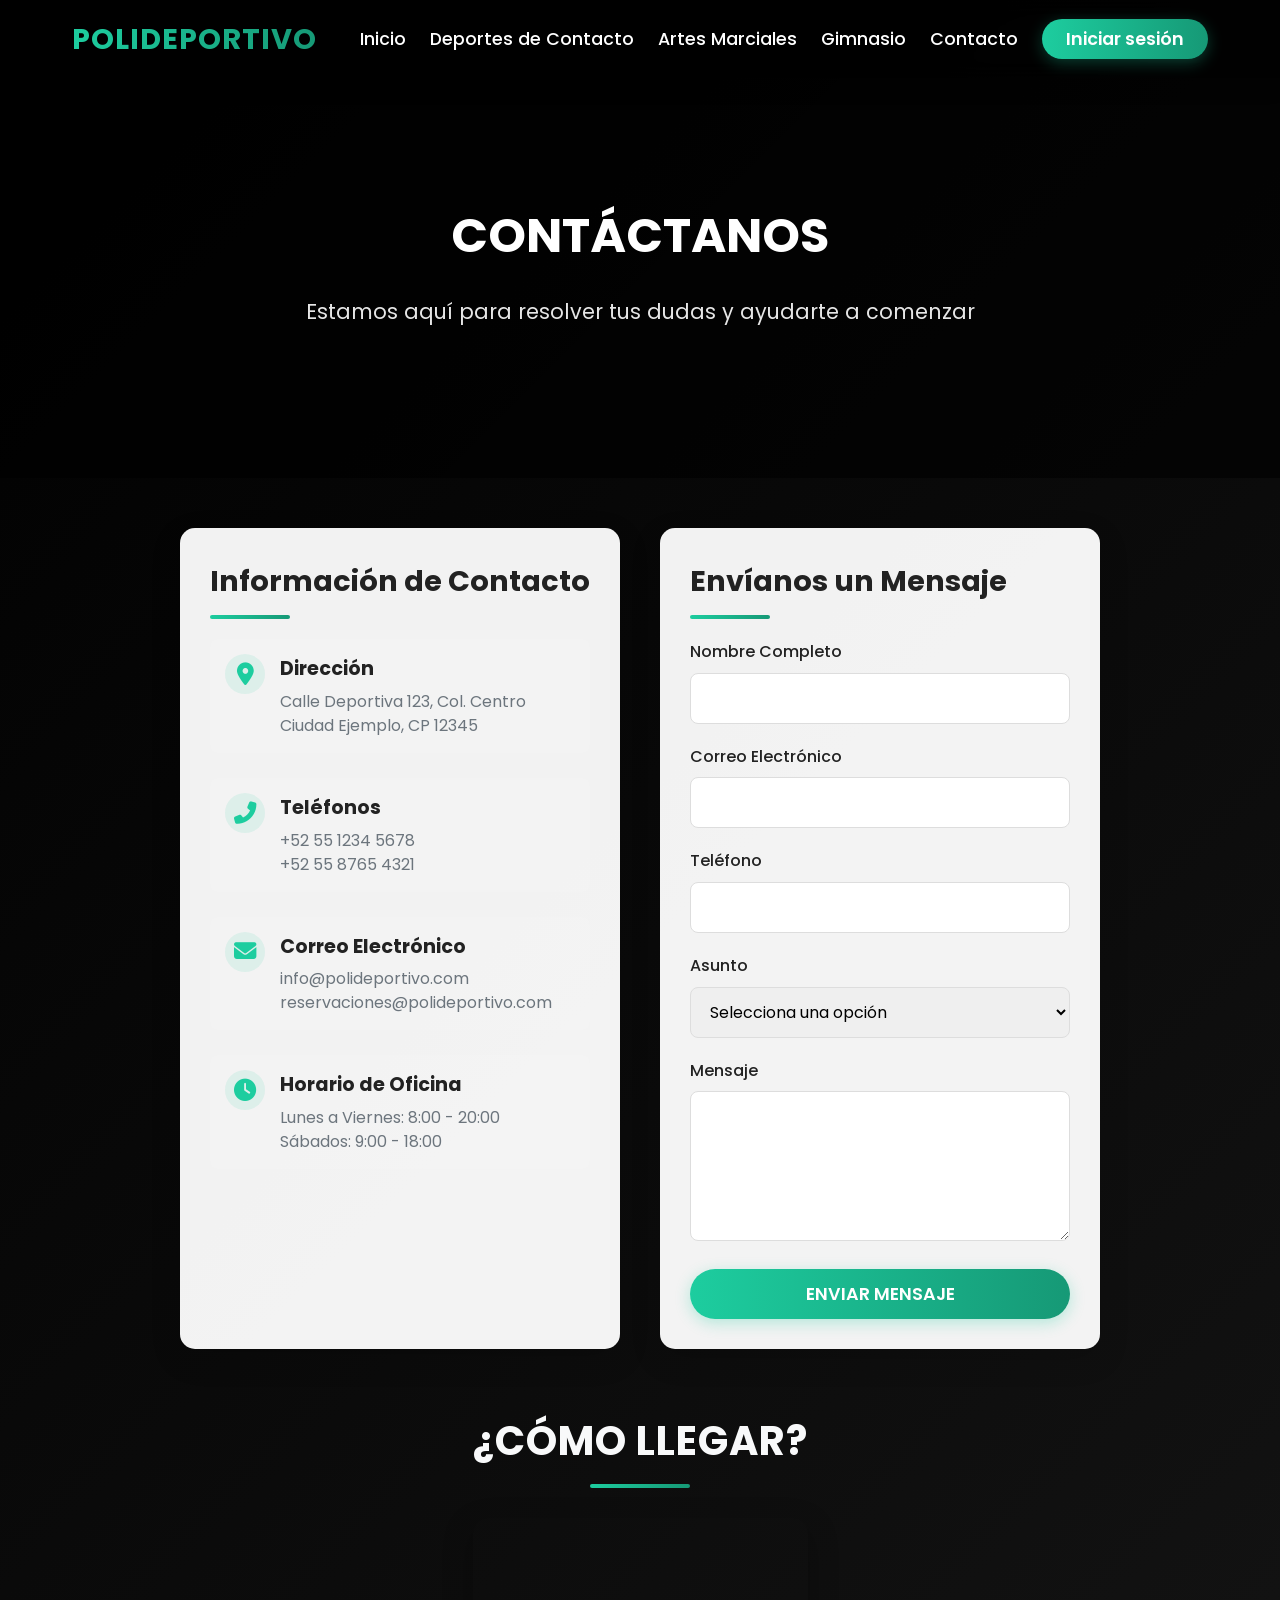
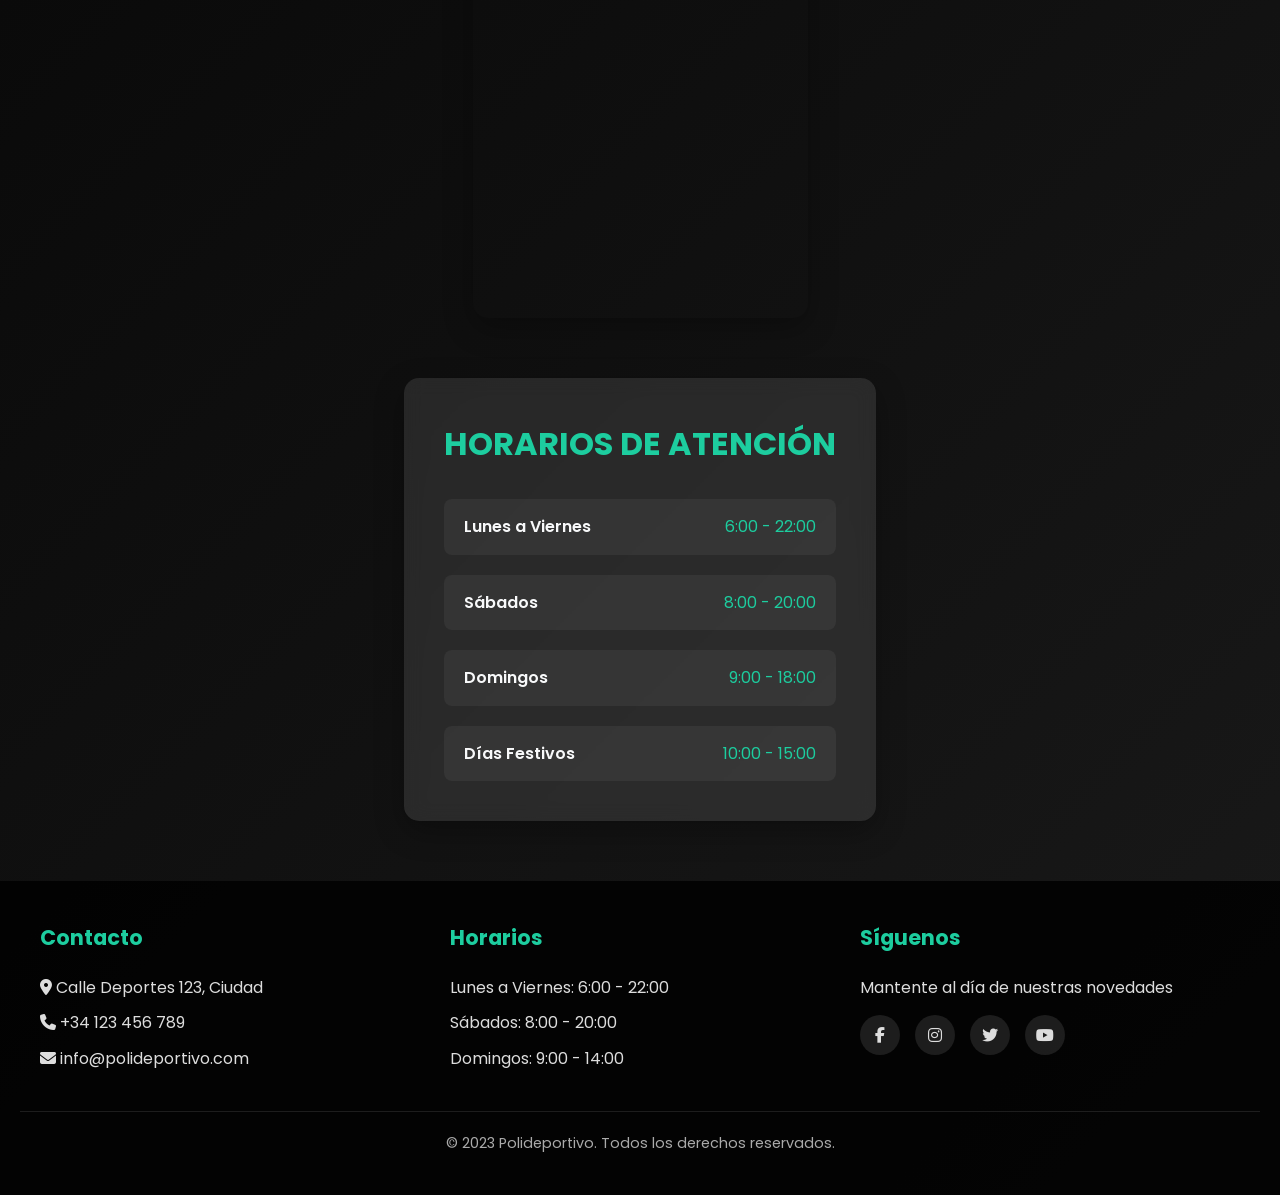
<file: nuevo/contacto.html>
<!DOCTYPE html>
<html lang="es">
<head>
    <meta charset="UTF-8">
    <meta name="viewport" content="width=device-width, initial-scale=1.0">
    <title>PoliDeportivo | Contacto</title>
    <link rel="stylesheet" href="https://cdnjs.cloudflare.com/ajax/libs/font-awesome/6.4.0/css/all.min.css">
    <link href="https://fonts.googleapis.com/css2?family=Poppins:wght@300;400;600;700&display=swap" rel="stylesheet">
    <style>
        /* RESET Y ESTILOS BASE */
        * {
            margin: 0;
            padding: 0;
            box-sizing: border-box;
            font-family: 'Poppins', 'Segoe UI', Tahoma, Geneva, Verdana, sans-serif;
        }

        :root {
            --primary: #1DCD9F;
            --primary-dark: #169976;
            --secondary: #ff5e14;
            --dark: #222;
            --light: #f8f9fa;
            --gray: #6c757d;
            --card-bg: rgba(255, 255, 255, 0.95);
        }

        body {
            background: linear-gradient(135deg, #000000, #222222, #1DCD9F, #169976);
            background-size: 400% 400%;
            animation: gradientBG 15s ease infinite;
            min-height: 100vh;
            display: flex;
            flex-direction: column;
            color: var(--light);
            line-height: 1.6;
        }

        @keyframes gradientBG {
            0% { background-position: 0% 50%; }
            50% { background-position: 100% 50%; }
            100% { background-position: 0% 50%; }
        }

        /* HEADER Y NAVEGACIÓN */
        header {
            background: rgba(0, 0, 0, 0.85);
            box-shadow: 0 4px 20px rgba(0, 0, 0, 0.3);
            position: sticky;
            top: 0;
            z-index: 1000;
            backdrop-filter: blur(10px);
            -webkit-backdrop-filter: blur(10px);
        }

        nav {
            display: flex;
            justify-content: space-between;
            align-items: center;
            max-width: 1200px;
            margin: 0 auto;
            padding: 1rem 2rem;
        }

        .logo {
            font-size: 1.8rem;
            font-weight: 700;
            color: #fff;
            text-transform: uppercase;
            letter-spacing: 1px;
            background: linear-gradient(to right, var(--primary), var(--primary-dark));
            -webkit-background-clip: text;
            background-clip: text;
            color: transparent;
            transition: all 0.3s ease;
        }

        .logo:hover {
            transform: scale(1.05);
            text-shadow: 0 0 10px rgba(255, 255, 255, 0.3);
        }

        .nav-links {
            display: flex;
            list-style: none;
            gap: 1.5rem;
        }

        .nav-links li a {
            color: #fff;
            text-decoration: none;
            font-size: 1.1rem;
            font-weight: 500;
            position: relative;
            padding: 0.5rem 0;
            transition: all 0.3s ease;
        }

        .nav-links li a:hover {
            color: var(--primary);
        }

        .nav-links li a::after {
            content: '';
            position: absolute;
            bottom: 0;
            left: 0;
            width: 0;
            height: 2px;
            background: linear-gradient(to right, var(--primary), var(--primary-dark));
            transition: width 0.3s ease;
        }

        .nav-links li a:hover::after {
            width: 100%;
        }

        #register-btn {
            background: linear-gradient(to right, var(--primary), var(--primary-dark));
            color: white;
            padding: 0.5rem 1.5rem;
            border-radius: 50px;
            font-weight: 600;
            transition: all 0.3s ease;
            box-shadow: 0 4px 15px rgba(29, 205, 159, 0.3);
        }

        #register-btn:hover {
            transform: translateY(-3px);
            box-shadow: 0 6px 20px rgba(29, 205, 159, 0.4);
            color: #fff;
        }

        #register-btn::after {
            display: none;
        }

        .burger {
            display: none;
            cursor: pointer;
        }

        .burger div {
            width: 25px;
            height: 3px;
            background: #fff;
            margin: 5px;
            transition: all 0.3s ease;
        }

        /* SECCIÓN HERO */
        .hero-contact {
            background: linear-gradient(135deg, rgba(0, 0, 0, 0.8), rgba(0, 0, 0, 0.6)), url('https://images.unsplash.com/photo-1571902943202-507ec2618e8f?ixlib=rb-4.0.3&ixid=M3wxMjA3fDB8MHxwaG90by1wYWdlfHx8fGVufDB8fHx8fA%3D%3D&auto=format&fit=crop&w=1920&q=80');
            background-size: cover;
            background-position: center;
            color: white;
            text-align: center;
            padding: 120px 20px;
            margin-bottom: 50px;
        }
        
        .hero-contact h1 {
            font-size: 3rem;
            margin-bottom: 20px;
            animation: fadeIn 1.5s ease-in-out;
        }
        
        .hero-contact p {
            font-size: 1.3rem;
            margin-bottom: 30px;
            opacity: 0.9;
        }
        
        .btn {
            display: inline-block;
            padding: 0.8rem 2rem;
            background: linear-gradient(to right, #000000, #222222, var(--primary), var(--primary-dark));
            color: white;
            border: none;
            border-radius: 50px;
            font-size: 1rem;
            font-weight: 600;
            cursor: pointer;
            transition: all 0.3s ease;
            text-decoration: none;
            box-shadow: 0 4px 15px rgba(29, 205, 159, 0.3);
        }
        
        .btn:hover {
            transform: translateY(-3px);
            box-shadow: 0 6px 20px rgba(29, 205, 159, 0.4);
        }

        /* CONTENEDOR DE CONTACTO */
        .contact-container {
            display: grid;
            grid-template-columns: repeat(auto-fit, minmax(400px, 1fr));
            gap: 40px;
            max-width: 1200px;
            margin: 0 auto;
            padding: 0 20px 60px;
        }
        
        .contact-info, .contact-form {
            background: var(--card-bg);
            border-radius: 15px;
            padding: 30px;
            box-shadow: 0 10px 30px rgba(0, 0, 0, 0.15);
            transition: transform 0.3s, box-shadow 0.3s;
        }
        
        .contact-info:hover, .contact-form:hover {
            transform: translateY(-10px);
            box-shadow: 0 15px 30px rgba(0, 0, 0, 0.2);
        }
        
        .contact-info h2, .contact-form h2 {
            font-size: 1.8rem;
            margin-bottom: 20px;
            color: var(--dark);
            position: relative;
            padding-bottom: 15px;
        }
        
        .contact-info h2::after, .contact-form h2::after {
            content: '';
            position: absolute;
            bottom: 0;
            left: 0;
            width: 80px;
            height: 4px;
            background: linear-gradient(to right, var(--primary), var(--primary-dark));
            border-radius: 2px;
        }
        
        .contact-item {
            display: flex;
            align-items: flex-start;
            margin-bottom: 25px;
            padding: 15px;
            background: rgba(255, 255, 255, 0.05);
            border-radius: 8px;
            transition: background 0.3s ease;
        }
        
        .contact-item:hover {
            background: rgba(29, 205, 159, 0.1);
        }
        
        .contact-icon {
            font-size: 1.4rem;
            color: var(--primary);
            margin-right: 15px;
            width: 40px;
            height: 40px;
            background: rgba(29, 205, 159, 0.1);
            border-radius: 50%;
            display: flex;
            align-items: center;
            justify-content: center;
        }
        
        .contact-text h3 {
            font-size: 1.2rem;
            color: var(--dark);
            margin-bottom: 5px;
        }
        
        .contact-text p {
            color: var(--gray);
            line-height: 1.5;
        }
        
        /* FORMULARIO */
        .form-group {
            margin-bottom: 20px;
        }
        
        .form-group label {
            display: block;
            margin-bottom: 8px;
            color: var(--dark);
            font-weight: 500;
        }
        
        .form-group input, 
        .form-group select, 
        .form-group textarea {
            width: 100%;
            padding: 12px 15px;
            border: 1px solid #ddd;
            border-radius: 8px;
            font-size: 1rem;
            transition: border-color 0.3s;
        }
        
        .form-group input:focus, 
        .form-group select:focus, 
        .form-group textarea:focus {
            border-color: var(--primary);
            outline: none;
            box-shadow: 0 0 0 3px rgba(29, 205, 159, 0.2);
        }
        
        .form-group textarea {
            min-height: 150px;
            resize: vertical;
        }
        
        .btn-submit {
            background: linear-gradient(to right, var(--primary), var(--primary-dark));
            color: white;
            border: none;
            border-radius: 50px;
            padding: 12px 30px;
            font-size: 1.1rem;
            font-weight: 600;
            cursor: pointer;
            transition: all 0.3s ease;
            display: block;
            width: 100%;
            box-shadow: 0 4px 15px rgba(29, 205, 159, 0.3);
        }
        
        .btn-submit:hover {
            transform: translateY(-3px);
            box-shadow: 0 6px 20px rgba(29, 205, 159, 0.4);
        }
        
        /* MAPA */
        .map-section {
            max-width: 1200px;
            margin: 0 auto 60px;
            padding: 0 20px;
            text-align: center;
        }
        
        .map-section h2 {
            font-size: 2.5rem;
            margin-bottom: 30px;
            color: var(--light);
            text-transform: uppercase;
            letter-spacing: 1px;
            position: relative;
            padding-bottom: 15px;
        }
        
        .map-section h2::after {
            content: '';
            position: absolute;
            bottom: 0;
            left: 50%;
            transform: translateX(-50%);
            width: 100px;
            height: 4px;
            background: linear-gradient(to right, var(--primary), var(--primary-dark));
            border-radius: 2px;
        }
        
        .map-frame {
            border-radius: 15px;
            overflow: hidden;
            box-shadow: 0 10px 30px rgba(0, 0, 0, 0.3);
            height: 400px;
            transition: transform 0.3s ease, box-shadow 0.3s ease;
        }
        
        .map-frame:hover {
            transform: translateY(-5px);
            box-shadow: 0 15px 40px rgba(0, 0, 0, 0.4);
        }
        
        .map-frame iframe {
            width: 100%;
            height: 100%;
            border: none;
        }
        
        /* HORARIOS */
        .schedule-contact {
            background: rgba(255, 255, 255, 0.1);
            backdrop-filter: blur(10px);
            border-radius: 15px;
            max-width: 1200px;
            margin: 0 auto 60px;
            padding: 40px;
            box-shadow: 0 10px 30px rgba(0, 0, 0, 0.3);
            transition: transform 0.3s ease;
        }
        
        .schedule-contact:hover {
            transform: translateY(-5px);
        }
        
        .schedule-contact h2 {
            font-size: 2rem;
            margin-bottom: 30px;
            color: var(--primary);
            text-align: center;
        }
        
        .schedule-box {
            display: grid;
            grid-template-columns: repeat(auto-fit, minmax(250px, 1fr));
            gap: 20px;
        }
        
        .schedule-item {
            display: flex;
            justify-content: space-between;
            padding: 15px 20px;
            background: rgba(255, 255, 255, 0.05);
            border-radius: 8px;
            transition: background 0.3s ease;
        }
        
        .schedule-item:hover {
            background: rgba(29, 205, 159, 0.15);
        }
        
        .schedule-item span:first-child {
            font-weight: 600;
            color: var(--light);
        }
        
        .schedule-item span:last-child {
            color: var(--primary);
        }
        
        /* FOOTER */
        footer {
            background: rgba(0, 0, 0, 0.85);
            color: #fff;
            padding: 40px 20px;
            text-align: center;
            margin-top: auto;
        }
        
        .footer-content {
            max-width: 1200px;
            margin: 0 auto;
            display: grid;
            grid-template-columns: repeat(auto-fit, minmax(250px, 1fr));
            gap: 30px;
            text-align: left;
        }
        
        .footer-section h3 {
            color: var(--primary);
            margin-bottom: 20px;
            font-size: 1.3rem;
        }
        
        .footer-section p, .footer-section a {
            color: #ddd;
            margin-bottom: 10px;
            display: block;
            text-decoration: none;
            transition: color 0.3s;
        }
        
        .footer-section a:hover {
            color: var(--primary);
        }
        
        .social-links {
            display: flex;
            gap: 15px;
            margin-top: 15px;
        }
        
        .social-links a {
            background: rgba(255, 255, 255, 0.1);
            width: 40px;
            height: 40px;
            border-radius: 50%;
            display: flex;
            align-items: center;
            justify-content: center;
            transition: background 0.3s;
        }
        
        .social-links a:hover {
            background: var(--primary);
        }
        
        .copyright {
            margin-top: 30px;
            padding-top: 20px;
            border-top: 1px solid rgba(255, 255, 255, 0.1);
            color: #aaa;
            font-size: 0.9rem;
        }
        
        /* RESPONSIVE */
        @media screen and (max-width: 900px) {
            .contact-container {
                grid-template-columns: 1fr;
            }
            
            .map-frame {
                height: 300px;
            }
        }
        
        @media screen and (max-width: 768px) {
            .nav-links {
                position: absolute;
                right: 0;
                top: 70px;
                background: rgba(0, 0, 0, 0.9);
                height: calc(100vh - 70px);
                width: 60%;
                flex-direction: column;
                align-items: center;
                padding: 2rem 0;
                transform: translateX(100%);
                transition: transform 0.5s ease-in;
            }

            .nav-links.active {
                transform: translateX(0);
            }

            .burger {
                display: block;
            }
            
            .hero-contact h1 {
                font-size: 2.2rem;
            }
            
            .hero-contact p {
                font-size: 1.1rem;
            }
            
            .map-section h2 {
                font-size: 2rem;
            }
            
            .schedule-contact {
                padding: 30px 20px;
            }
        }
        
        /* ANIMACIONES */
        @keyframes fadeIn {
            from { opacity: 0; }
            to { opacity: 1; }
        }
        
        @keyframes slideDown {
            from {
                transform: translateY(-50px);
                opacity: 0;
            }
            to {
                transform: translateY(0);
                opacity: 1;
            }
        }
        
        .fade-in {
            animation: fadeIn 1s ease-in-out;
        }
    </style>
</head>
<body>
    <header>
        <nav>
            <div class="logo">PoliDeportivo</div>
            <ul class="nav-links">
                <li><a href="index.html">Inicio</a></li>
                <li><a href="DeporteC.html">Deportes de Contacto</a></li>
                <li><a href="arteM.html">Artes Marciales</a></li>
                <li><a href="gimnasio.html">Gimnasio</a></li>
                
                <li><a href="contacto.html" class="active">Contacto</a></li>
                <li><a href="sistema/login.php" id="register-btn">Iniciar sesión</a></li>
            </ul>
            <div class="burger">
                <div class="line1"></div>
                <div class="line2"></div>
                <div class="line3"></div>
            </div>
        </nav>
    </header>
    
    <section class="hero-contact">
        <h1>CONTÁCTANOS</h1>
        <p>Estamos aquí para resolver tus dudas y ayudarte a comenzar</p>
    </section>
    
    <div class="contact-container">
        <div class="contact-info fade-in">
            <h2>Información de Contacto</h2>
            
            <div class="contact-item">
                <div class="contact-icon">
                    <i class="fas fa-map-marker-alt"></i>
                </div>
                <div class="contact-text">
                    <h3>Dirección</h3>
                    <p>Calle Deportiva 123, Col. Centro<br>Ciudad Ejemplo, CP 12345</p>
                </div>
            </div>
            
            <div class="contact-item">
                <div class="contact-icon">
                    <i class="fas fa-phone-alt"></i>
                </div>
                <div class="contact-text">
                    <h3>Teléfonos</h3>
                    <p>+52 55 1234 5678<br>+52 55 8765 4321</p>
                </div>
            </div>
            
            <div class="contact-item">
                <div class="contact-icon">
                    <i class="fas fa-envelope"></i>
                </div>
                <div class="contact-text">
                    <h3>Correo Electrónico</h3>
                    <p>info@polideportivo.com<br>reservaciones@polideportivo.com</p>
                </div>
            </div>
            
            <div class="contact-item">
                <div class="contact-icon">
                    <i class="fas fa-clock"></i>
                </div>
                <div class="contact-text">
                    <h3>Horario de Oficina</h3>
                    <p>Lunes a Viernes: 8:00 - 20:00<br>Sábados: 9:00 - 18:00</p>
                </div>
            </div>
        </div>
        
        <div class="contact-form fade-in">
            <h2>Envíanos un Mensaje</h2>
            <form id="contactForm">
                <div class="form-group">
                    <label for="name">Nombre Completo</label>
                    <input type="text" id="name" required>
                </div>
                
                <div class="form-group">
                    <label for="email">Correo Electrónico</label>
                    <input type="email" id="email" required>
                </div>
                
                <div class="form-group">
                    <label for="phone">Teléfono</label>
                    <input type="tel" id="phone">
                </div>
                
                <div class="form-group">
                    <label for="subject">Asunto</label>
                    <select id="subject" required>
                        <option value="">Selecciona una opción</option>
                        <option value="info">Información General</option>
                        <option value="membership">Membresías</option>
                        <option value="classes">Clases Específicas</option>
                        <option value="event">Eventos</option>
                        <option value="other">Otro</option>
                    </select>
                </div>
                
                <div class="form-group">
                    <label for="message">Mensaje</label>
                    <textarea id="message" required></textarea>
                </div>
                
                <button type="submit" class="btn-submit">ENVIAR MENSAJE</button>
            </form>
        </div>
    </div>
    
    <section class="map-section">
        <h2>¿CÓMO LLEGAR?</h2>
        <div class="map-frame fade-in">
            <iframe src="https://www.google.com/maps/embed?pb=!1m18!1m12!1m3!1d3762.888953603147!2d-99.1699499845936!3d19.42702074620238!2m3!1f0!2f0!3f0!3m2!1i1024!2i768!4f13.1!3m3!1m2!1s0x85d1ff3762e4b8a5%3A0x1a2d7b83d5b0a3c5!2sEstadio%20Azteca!5e0!3m2!1ses!2smx!4v1620000000000!5m2!1ses!2smx" allowfullscreen="" loading="lazy"></iframe>
        </div>
    </section>
    
    <div class="schedule-contact fade-in">
        <h2>HORARIOS DE ATENCIÓN</h2>
        <div class="schedule-box">
            <div class="schedule-item">
                <span>Lunes a Viernes</span>
                <span>6:00 - 22:00</span>
            </div>
            <div class="schedule-item">
                <span>Sábados</span>
                <span>8:00 - 20:00</span>
            </div>
            <div class="schedule-item">
                <span>Domingos</span>
                <span>9:00 - 18:00</span>
            </div>
            <div class="schedule-item">
                <span>Días Festivos</span>
                <span>10:00 - 15:00</span>
            </div>
        </div>
    </div>
    
    <footer>
        <div class="footer-content">
            <div class="footer-section">
                <h3>Contacto</h3>
                <p><i class="fas fa-map-marker-alt"></i> Calle Deportes 123, Ciudad</p>
                <p><i class="fas fa-phone"></i> +34 123 456 789</p>
                <p><i class="fas fa-envelope"></i> info@polideportivo.com</p>
            </div>
            <div class="footer-section">
                <h3>Horarios</h3>
                <p>Lunes a Viernes: 6:00 - 22:00</p>
                <p>Sábados: 8:00 - 20:00</p>
                <p>Domingos: 9:00 - 14:00</p>
            </div>
            <div class="footer-section">
                <h3>Síguenos</h3>
                <p>Mantente al día de nuestras novedades</p>
                <div class="social-links">
                    <a href="#"><i class="fab fa-facebook-f"></i></a>
                    <a href="#"><i class="fab fa-instagram"></i></a>
                    <a href="#"><i class="fab fa-twitter"></i></a>
                    <a href="#"><i class="fab fa-youtube"></i></a>
                </div>
            </div>
        </div>
        <div class="copyright">
            <p>&copy; 2023 Polideportivo. Todos los derechos reservados.</p>
        </div>
    </footer>
    
    <script>
        document.addEventListener('DOMContentLoaded', function() {
            const burger = document.querySelector('.burger');
            const navLinks = document.querySelector('.nav-links');
            
            burger.addEventListener('click', () => {
                navLinks.classList.toggle('active');
                burger.classList.toggle('toggle');
            });
            
            // Animación de elementos al hacer scroll
            const fadeElements = document.querySelectorAll('.fade-in');
            
            const fadeInOnScroll = () => {
                fadeElements.forEach(element => {
                    const elementTop = element.getBoundingClientRect().top;
                    const windowHeight = window.innerHeight;
                    
                    if (elementTop < windowHeight - 100) {
                        element.style.opacity = 1;
                        element.style.transform = 'translateY(0)';
                    }
                });
            };
            
            // Inicializar elementos con opacidad 0
            fadeElements.forEach(element => {
                element.style.opacity = 0;
                element.style.transform = 'translateY(20px)';
                element.style.transition = 'opacity 0.6s ease, transform 0.6s ease';
            });
            
            // Ejecutar al cargar y al hacer scroll
            fadeInOnScroll();
            window.addEventListener('scroll', fadeInOnScroll);
            
            // Formulario de contacto
            document.getElementById('contactForm').addEventListener('submit', function(e) {
                e.preventDefault();
                alert('¡Gracias por tu mensaje! Nos pondremos en contacto contigo en menos de 24 horas.');
                this.reset();
            });
        });
    </script>
</body>
</html>
</file>
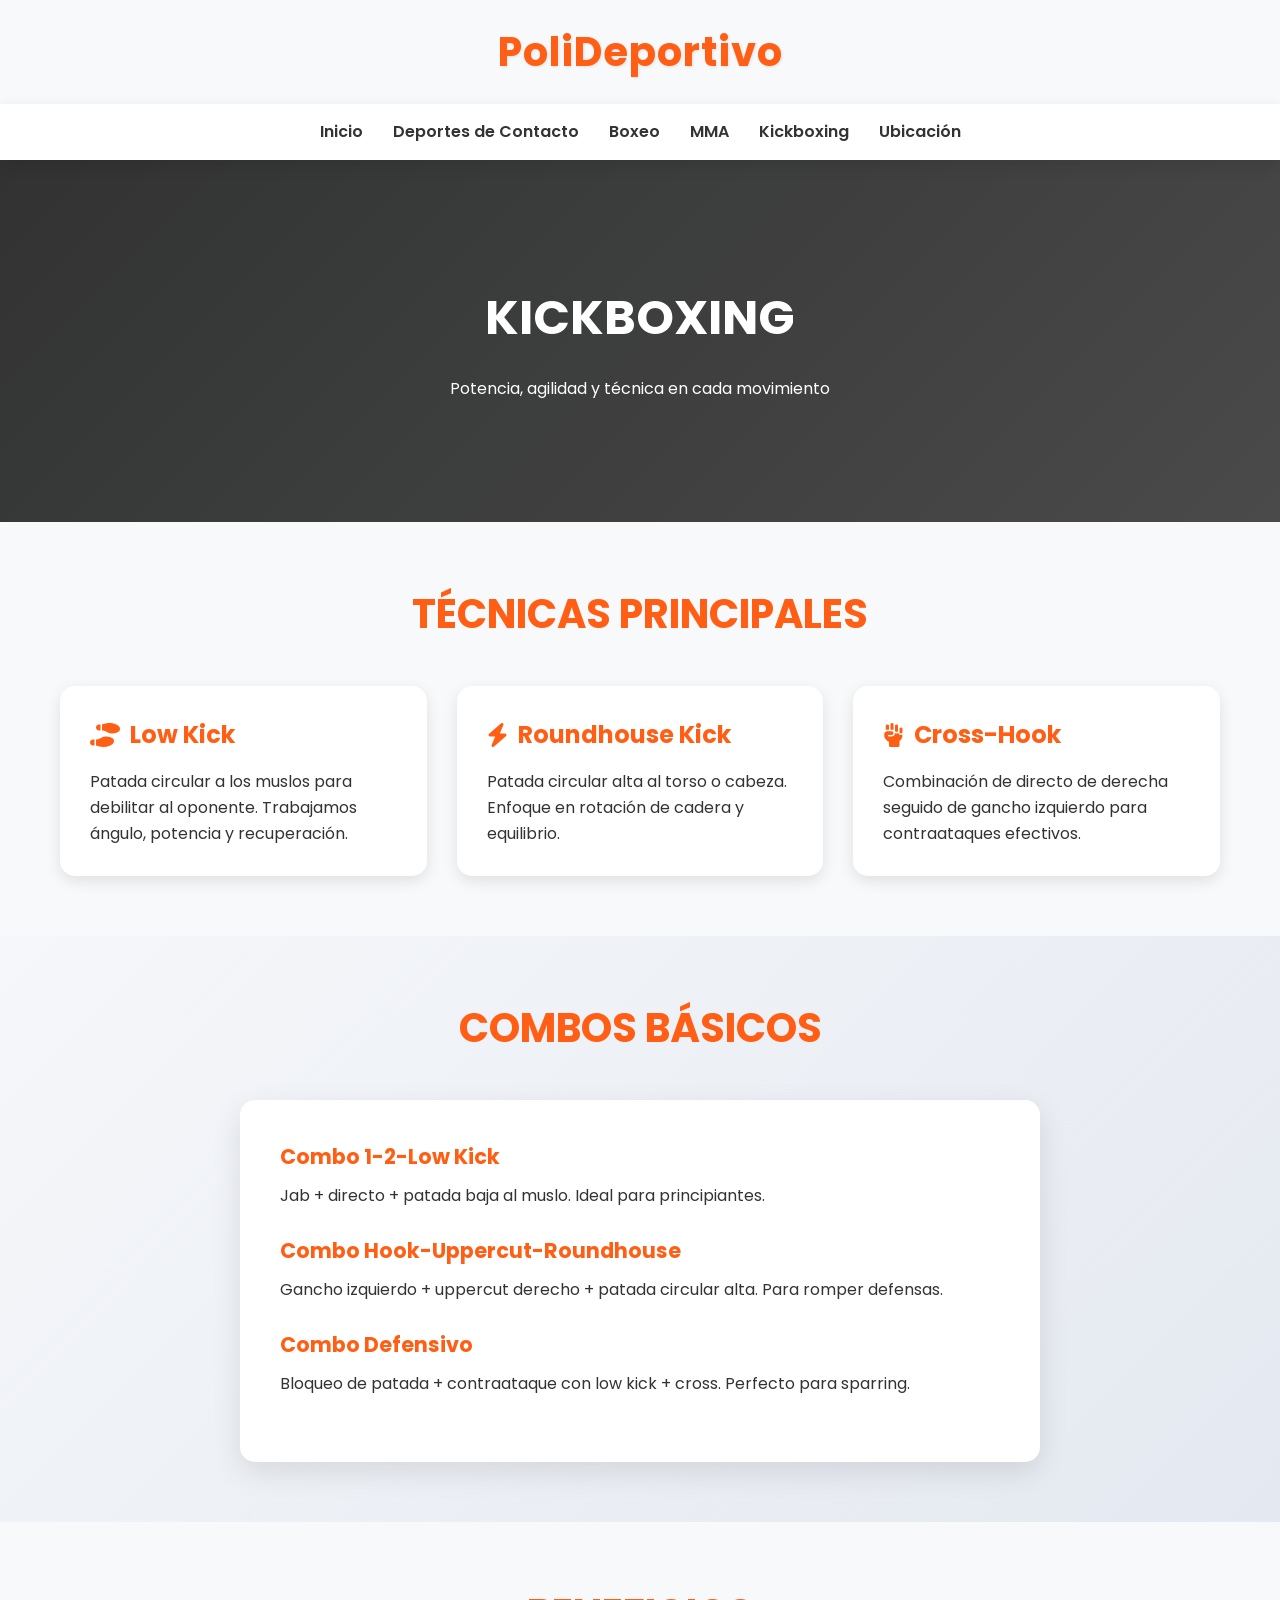
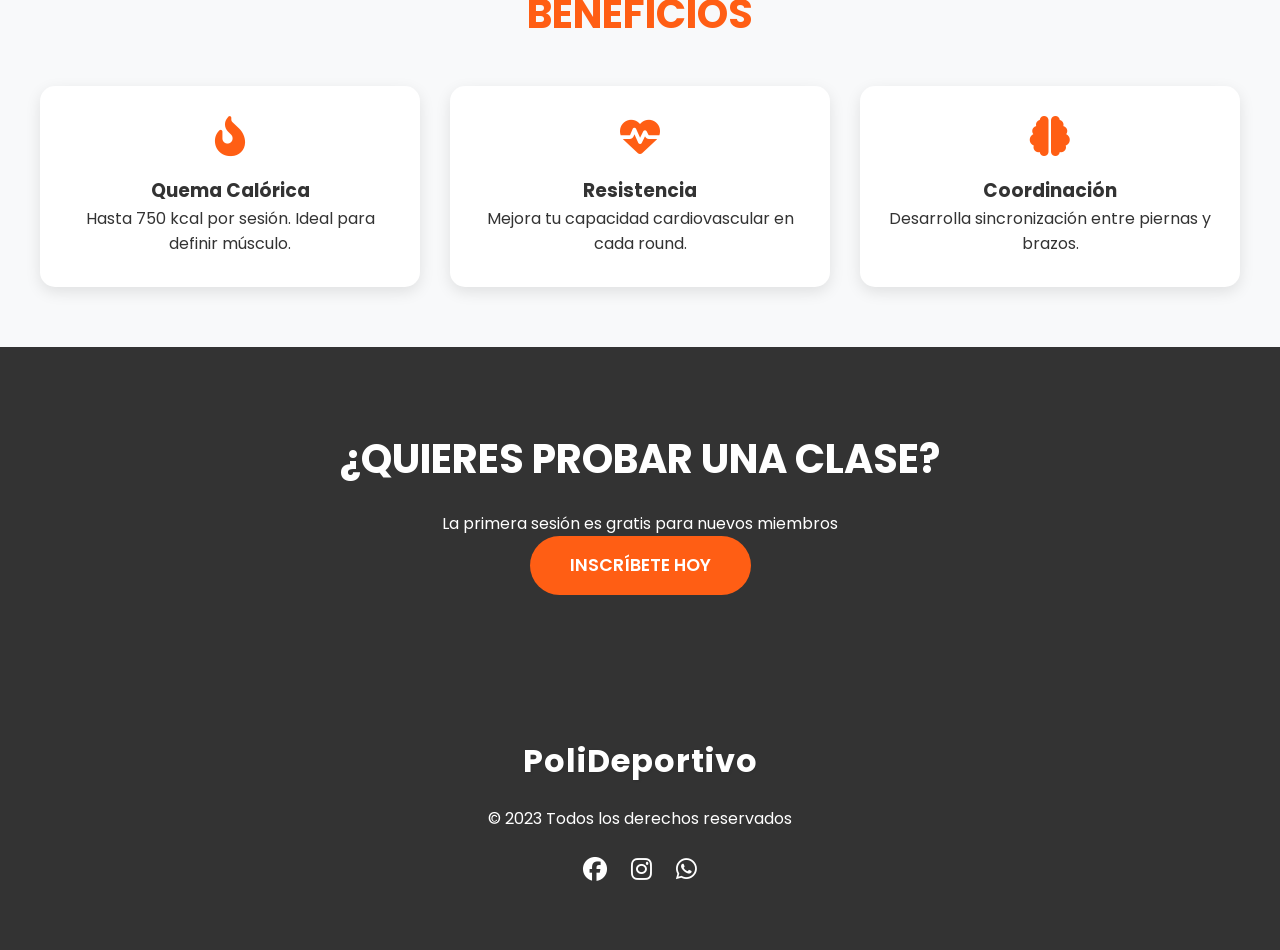
<file: nuevo/Kickboxing.html>
<!DOCTYPE html>
<html lang="es">
<head>
    <meta charset="UTF-8">
    <meta name="viewport" content="width=device-width, initial-scale=1.0">
    <title>PoliDeportivo | Kickboxing</title>
    <link rel="stylesheet" href="https://cdnjs.cloudflare.com/ajax/libs/font-awesome/6.4.0/css/all.min.css">
    <link href="https://fonts.googleapis.com/css2?family=Poppins:wght@300;400;600;700&display=swap" rel="stylesheet">
    <style>
        :root {
            --primary: #ff5e14;
            --primary-dark: #e04a00;
            --dark: #333;
            --light: #f8f9fa;
            --gray: #6c757d;
        }
        
        * {
            margin: 0;
            padding: 0;
            box-sizing: border-box;
        }
        
        body {
            font-family: 'Poppins', sans-serif;
            background-color: var(--light);
            color: var(--dark);
            line-height: 1.6;
        }
        
        
        .logo {
            font-size: 2.5rem;
            font-weight: 700;
            color: var(--primary);
            text-align: center;
            margin: 20px 0;
            letter-spacing: 1px;
            text-shadow: 1px 1px 3px rgba(0, 0, 0, 0.1);
        }
        
       
        nav {
            background-color: white;
            box-shadow: 0 5px 15px rgba(0, 0, 0, 0.1);
            position: sticky;
            top: 0;
            z-index: 100;
        }
        
        .menu {
            display: flex;
            justify-content: center;
            list-style: none;
            padding: 15px 0;
            margin: 0;
            flex-wrap: wrap;
        }
        
        .menu li {
            margin: 0 15px;
        }
        
        .menu a {
            text-decoration: none;
            color: var(--dark);
            font-weight: 600;
            transition: color 0.3s;
        }
        
        .menu a:hover {
            color: var(--primary);
        }
        
        
        .hero-kickboxing {
            background: linear-gradient(135deg, rgba(0, 0, 0, 0.8), rgba(0, 0, 0, 0.7)), url('https://images.unsplash.com/photo-1594381898411-846e7d193883?ixlib=rb-4.0.3&ixid=M3wxMjA3fDB8MHxwaG90by1wYWdlfHx8fGVufDB8fHx8fA%3D%3D&auto=format&fit=crop&w=1920&q=80');
            background-size: cover;
            background-position: center;
            color: white;
            text-align: center;
            padding: 120px 20px;
        }
        
        .hero-kickboxing h1 {
            font-size: 3rem;
            margin-bottom: 20px;
            text-transform: uppercase;
        }
        
        
        .kicks {
            padding: 60px 20px;
            max-width: 1200px;
            margin: 0 auto;
        }
        
        .kicks h2 {
            font-size: 2.5rem;
            color: var(--primary);
            margin-bottom: 40px;
            text-align: center;
        }
        
        .kick-grid {
            display: grid;
            grid-template-columns: repeat(auto-fit, minmax(300px, 1fr));
            gap: 30px;
        }
        
        .kick-card {
            background: white;
            border-radius: 15px;
            padding: 30px;
            box-shadow: 0 5px 15px rgba(0, 0, 0, 0.1);
            transition: transform 0.3s;
        }
        
        .kick-card:hover {
            transform: translateY(-10px);
        }
        
        .kick-card h3 {
            color: var(--primary);
            margin-bottom: 15px;
            font-size: 1.5rem;
            display: flex;
            align-items: center;
        }
        
        .kick-card h3 i {
            margin-right: 10px;
        }
        
       
        .combos {
            background: linear-gradient(135deg, #f5f7fa 0%, #e4e8f0 100%);
            padding: 60px 20px;
            text-align: center;
        }
        
        .combos h2 {
            font-size: 2.5rem;
            color: var(--primary);
            margin-bottom: 40px;
        }
        
        .combo-list {
            max-width: 800px;
            margin: 0 auto;
            background: white;
            border-radius: 15px;
            padding: 40px;
            box-shadow: 0 10px 30px rgba(0, 0, 0, 0.1);
        }
        
        .combo-item {
            margin-bottom: 25px;
            text-align: left;
        }
        
        .combo-item h3 {
            color: var(--primary);
            margin-bottom: 10px;
            font-size: 1.3rem;
        }
        
       
        .benefits {
            padding: 60px 20px;
            text-align: center;
        }
        
        .benefits h2 {
            font-size: 2.5rem;
            color: var(--primary);
            margin-bottom: 40px;
        }
        
        .benefits-grid {
            display: grid;
            grid-template-columns: repeat(auto-fit, minmax(250px, 1fr));
            gap: 30px;
            max-width: 1200px;
            margin: 0 auto;
        }
        
        .benefit-card {
            background: white;
            border-radius: 15px;
            padding: 30px 20px;
            box-shadow: 0 5px 15px rgba(0, 0, 0, 0.1);
        }
        
        .benefit-card i {
            font-size: 2.5rem;
            color: var(--primary);
            margin-bottom: 20px;
        }
        
       
        .cta-kickboxing {
            background-color: var(--dark);
            color: white;
            text-align: center;
            padding: 80px 20px;
        }
        
        .cta-kickboxing h2 {
            font-size: 2.5rem;
            margin-bottom: 20px;
        }
        
        .cta-kickboxing .btn {
            display: inline-block;
            background-color: var(--primary);
            color: white;
            padding: 15px 40px;
            border-radius: 50px;
            text-decoration: none;
            font-weight: 600;
            font-size: 1.1rem;
            transition: all 0.3s;
        }
        
        .cta-kickboxing .btn:hover {
            background-color: var(--primary-dark);
            transform: scale(1.05);
        }
        
       
        footer {
            background-color: var(--dark);
            color: white;
            text-align: center;
            padding: 40px 20px;
        }
        
        .social-links {
            margin: 20px 0;
        }
        
        .social-links a {
            color: white;
            font-size: 1.5rem;
            margin: 0 10px;
            transition: color 0.3s;
        }
        
        .social-links a:hover {
            color: var(--primary);
        }
        
        
        @media (max-width: 768px) {
            .hero-kickboxing h1 {
                font-size: 2.2rem;
            }
            
            .combo-list {
                padding: 20px;
            }
        }
    </style>
</head>
<body>
    <div class="logo">PoliDeportivo</div>
    <nav>
        <ul class="menu">
            <li><a href="index.html">Inicio</a></li>
            <li><a href="DeporteC.html">Deportes de Contacto</a></li>
            <li><a href="boxeo.html">Boxeo</a></li>
            <li><a href="MMA.html">MMA</a></li>
            <li><a href="kickboxing.html">Kickboxing</a></li>
            <li><a href="ubicacion.html">Ubicación</a></li>
        </ul>
    </nav>
    
    <section class="hero-kickboxing">
        <h1>KICKBOXING</h1>
        <p>Potencia, agilidad y técnica en cada movimiento</p>
    </section>
    
    <section class="kicks">
        <h2>TÉCNICAS PRINCIPALES</h2>
        <div class="kick-grid">
            <div class="kick-card">
                <h3><i class="fas fa-shoe-prints"></i> Low Kick</h3>
                <p>Patada circular a los muslos para debilitar al oponente. Trabajamos ángulo, potencia y recuperación.</p>
            </div>
            <div class="kick-card">
                <h3><i class="fas fa-bolt"></i> Roundhouse Kick</h3>
                <p>Patada circular alta al torso o cabeza. Enfoque en rotación de cadera y equilibrio.</p>
            </div>
            <div class="kick-card">
                <h3><i class="fas fa-fist-raised"></i> Cross-Hook</h3>
                <p>Combinación de directo de derecha seguido de gancho izquierdo para contraataques efectivos.</p>
            </div>
        </div>
    </section>
    
    <section class="combos">
        <h2>COMBOS BÁSICOS</h2>
        <div class="combo-list">
            <div class="combo-item">
                <h3>Combo 1-2-Low Kick</h3>
                <p>Jab + directo + patada baja al muslo. Ideal para principiantes.</p>
            </div>
            <div class="combo-item">
                <h3>Combo Hook-Uppercut-Roundhouse</h3>
                <p>Gancho izquierdo + uppercut derecho + patada circular alta. Para romper defensas.</p>
            </div>
            <div class="combo-item">
                <h3>Combo Defensivo</h3>
                <p>Bloqueo de patada + contraataque con low kick + cross. Perfecto para sparring.</p>
            </div>
        </div>
    </section>
    
    <section class="benefits">
        <h2>BENEFICIOS</h2>
        <div class="benefits-grid">
            <div class="benefit-card">
                <i class="fas fa-fire-alt"></i>
                <h3>Quema Calórica</h3>
                <p>Hasta 750 kcal por sesión. Ideal para definir músculo.</p>
            </div>
            <div class="benefit-card">
                <i class="fas fa-heartbeat"></i>
                <h3>Resistencia</h3>
                <p>Mejora tu capacidad cardiovascular en cada round.</p>
            </div>
            <div class="benefit-card">
                <i class="fas fa-brain"></i>
                <h3>Coordinación</h3>
                <p>Desarrolla sincronización entre piernas y brazos.</p>
            </div>
        </div>
    </section>
    
    <section class="cta-kickboxing">
        <h2>¿QUIERES PROBAR UNA CLASE?</h2>
        <p>La primera sesión es gratis para nuevos miembros</p>
        <a href="index.html#matriculaForm" class="btn">INSCRÍBETE HOY</a>
    </section>
    
    <footer>
        <div class="logo" style="color: white; font-size: 2rem;">PoliDeportivo</div>
        <p>© 2023 Todos los derechos reservados</p>
        <div class="social-links">
            <a href="#"><i class="fab fa-facebook"></i></a>
            <a href="#"><i class="fab fa-instagram"></i></a>
            <a href="#"><i class="fab fa-whatsapp"></i></a>
        </div>
    </footer>
</body>
</html>
</file>
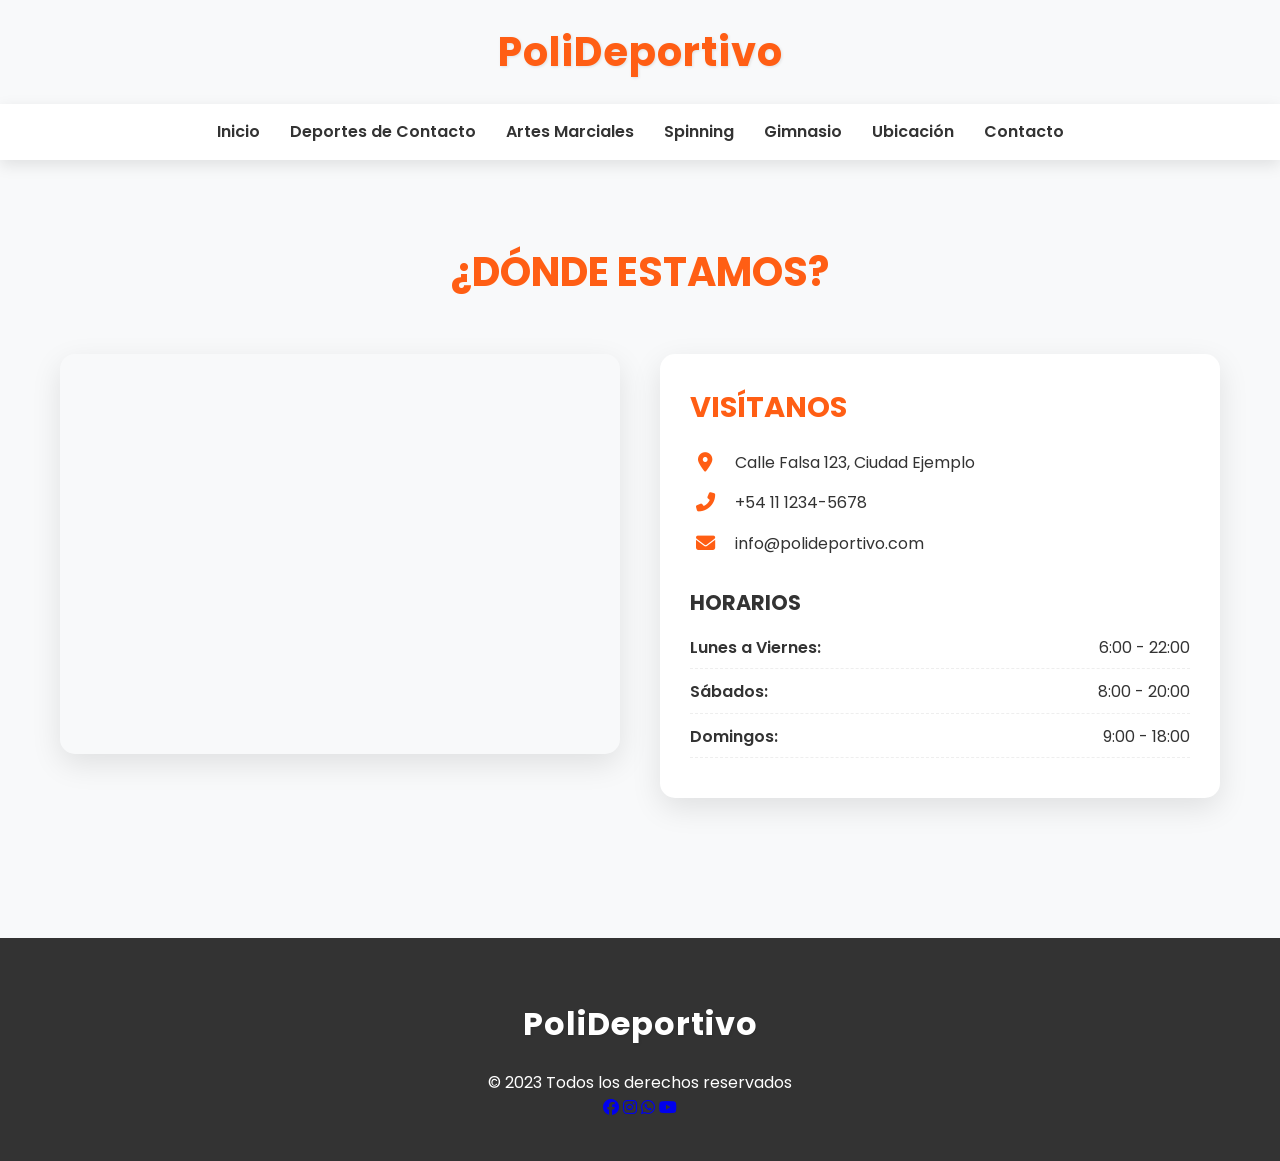
<file: nuevo/ubicacion.html>
<!DOCTYPE html>
<html lang="es">
<head>
    <meta charset="UTF-8">
    <meta name="viewport" content="width=device-width, initial-scale=1.0">
    <title>PoliDeportivo | Ubicación</title>
    <link rel="stylesheet" href="https://cdnjs.cloudflare.com/ajax/libs/font-awesome/6.4.0/css/all.min.css">
    <link href="https://fonts.googleapis.com/css2?family=Poppins:wght@300;400;600;700&display=swap" rel="stylesheet">
    <style>
        :root {
            --primary: #ff5e14;
            --primary-dark: #e04a00;
            --dark: #333;
            --light: #f8f9fa;
            --gray: #6c757d;
        }
        
        * {
            margin: 0;
            padding: 0;
            box-sizing: border-box;
        }
        
        body {
            font-family: 'Poppins', sans-serif;
            background-color: var(--light);
            color: var(--dark);
            line-height: 1.6;
        }
        
        /* Header */
        .logo {
            font-size: 2.5rem;
            font-weight: 700;
            color: var(--primary);
            text-align: center;
            margin: 20px 0;
            letter-spacing: 1px;
            text-shadow: 1px 1px 3px rgba(0, 0, 0, 0.1);
        }
        
        /* Navbar */
        nav {
            background-color: white;
            box-shadow: 0 5px 15px rgba(0, 0, 0, 0.1);
            position: sticky;
            top: 0;
            z-index: 100;
        }
        
        .menu {
            display: flex;
            justify-content: center;
            list-style: none;
            padding: 15px 0;
            margin: 0;
            flex-wrap: wrap;
        }
        
        .menu li {
            margin: 0 15px;
            position: relative;
        }
        
        .menu a {
            text-decoration: none;
            color: var(--dark);
            font-weight: 600;
            transition: color 0.3s;
            padding: 5px 0;
        }
        
        .menu a:hover {
            color: var(--primary);
        }
        
        
        .location {
            padding: 80px 20px;
            max-width: 1200px;
            margin: 0 auto;
        }
        
        .location h2 {
            font-size: 2.5rem;
            text-align: center;
            margin-bottom: 50px;
            color: var(--primary);
        }
        
        .location-container {
            display: grid;
            grid-template-columns: 1fr 1fr;
            gap: 40px;
        }
        
        .map-container {
            border-radius: 15px;
            overflow: hidden;
            box-shadow: 0 10px 30px rgba(0, 0, 0, 0.1);
            height: 400px;
        }
        
        .map-container iframe {
            width: 100%;
            height: 100%;
            border: none;
        }
        
        .info-container {
            background: white;
            border-radius: 15px;
            padding: 30px;
            box-shadow: 0 10px 30px rgba(0, 0, 0, 0.1);
        }
        
        .info-container h3 {
            font-size: 1.8rem;
            margin-bottom: 20px;
            color: var(--primary);
        }
        
        .contact-info {
            margin-bottom: 30px;
        }
        
        .contact-item {
            display: flex;
            align-items: center;
            margin-bottom: 15px;
        }
        
        .contact-item i {
            font-size: 1.2rem;
            color: var(--primary);
            margin-right: 15px;
            width: 30px;
            text-align: center;
        }
        
        .schedule h4 {
            font-size: 1.3rem;
            margin-bottom: 15px;
            color: var(--dark);
        }
        
        .schedule ul {
            list-style: none;
        }
        
        .schedule li {
            margin-bottom: 10px;
            display: flex;
            justify-content: space-between;
            border-bottom: 1px dashed #eee;
            padding-bottom: 8px;
        }
        
        .schedule span:first-child {
            font-weight: 600;
        }
        
       
        footer {
            background-color: var(--dark);
            color: white;
            text-align: center;
            padding: 40px 20px;
            margin-top: 60px;
        }
        
        
        @media (max-width: 768px) {
            .location-container {
                grid-template-columns: 1fr;
            }
            
            .menu li {
                margin: 0 10px;
            }
        }
    </style>
</head>
<body>
    <div class="logo">PoliDeportivo</div>
    <nav>
        <ul class="menu">
            <li><a href="index.html">Inicio</a></li>
            <li><a href="DeporteC.html">Deportes de Contacto</a></li>
            <li><a href="arteM.html">Artes Marciales</a></li>
            <li><a href="spinning.html">Spinning</a></li>
            <li><a href="gimnasio.html">Gimnasio</a></li>
            <li><a href="ubicacion.html">Ubicación</a></li>
            <li><a href="contacto.html">Contacto</a></li>
        </ul>
    </nav>
    
    <section class="location">
        <h2>¿DÓNDE ESTAMOS?</h2>
        <div class="location-container">
            <div class="map-container">
                <!-- Reemplaza el enlace con las coordenadas de tu gimnasio -->
                <iframe src="https://www.google.com/maps/embed?pb=!1m18!1m12!1m3!1d3284.016887889527!2d-58.38375992422508!3d-34.60373445749638!2m3!1f0!2f0!3f0!3m2!1i1024!2i768!4f13.1!3m3!1m2!1s0x4aa9f0a6da5edb%3A0x11bead4e234e558b!2sObelisco!5e0!3m2!1ses!2sar!4v1689999999999!5m2!1ses!2sar" allowfullscreen="" loading="lazy" referrerpolicy="no-referrer-when-downgrade"></iframe>
            </div>
            <div class="info-container">
                <h3>VISÍTANOS</h3>
                <div class="contact-info">
                    <div class="contact-item">
                        <i class="fas fa-map-marker-alt"></i>
                        <span>Calle Falsa 123, Ciudad Ejemplo</span>
                    </div>
                    <div class="contact-item">
                        <i class="fas fa-phone-alt"></i>
                        <span>+54 11 1234-5678</span>
                    </div>
                    <div class="contact-item">
                        <i class="fas fa-envelope"></i>
                        <span>info@polideportivo.com</span>
                    </div>
                </div>
                <div class="schedule">
                    <h4>HORARIOS</h4>
                    <ul>
                        <li><span>Lunes a Viernes:</span> <span>6:00 - 22:00</span></li>
                        <li><span>Sábados:</span> <span>8:00 - 20:00</span></li>
                        <li><span>Domingos:</span> <span>9:00 - 18:00</span></li>
                    </ul>
                </div>
            </div>
        </div>
    </section>
    
    <footer>
        <div class="logo" style="color: white; font-size: 2rem;">PoliDeportivo</div>
        <p>© 2023 Todos los derechos reservados</p>
        <div class="social-links">
            <a href="#"><i class="fab fa-facebook"></i></a>
            <a href="#"><i class="fab fa-instagram"></i></a>
            <a href="#"><i class="fab fa-whatsapp"></i></a>
            <a href="#"><i class="fab fa-youtube"></i></a>
        </div>
    </footer>
</body>
</html>
</file>
